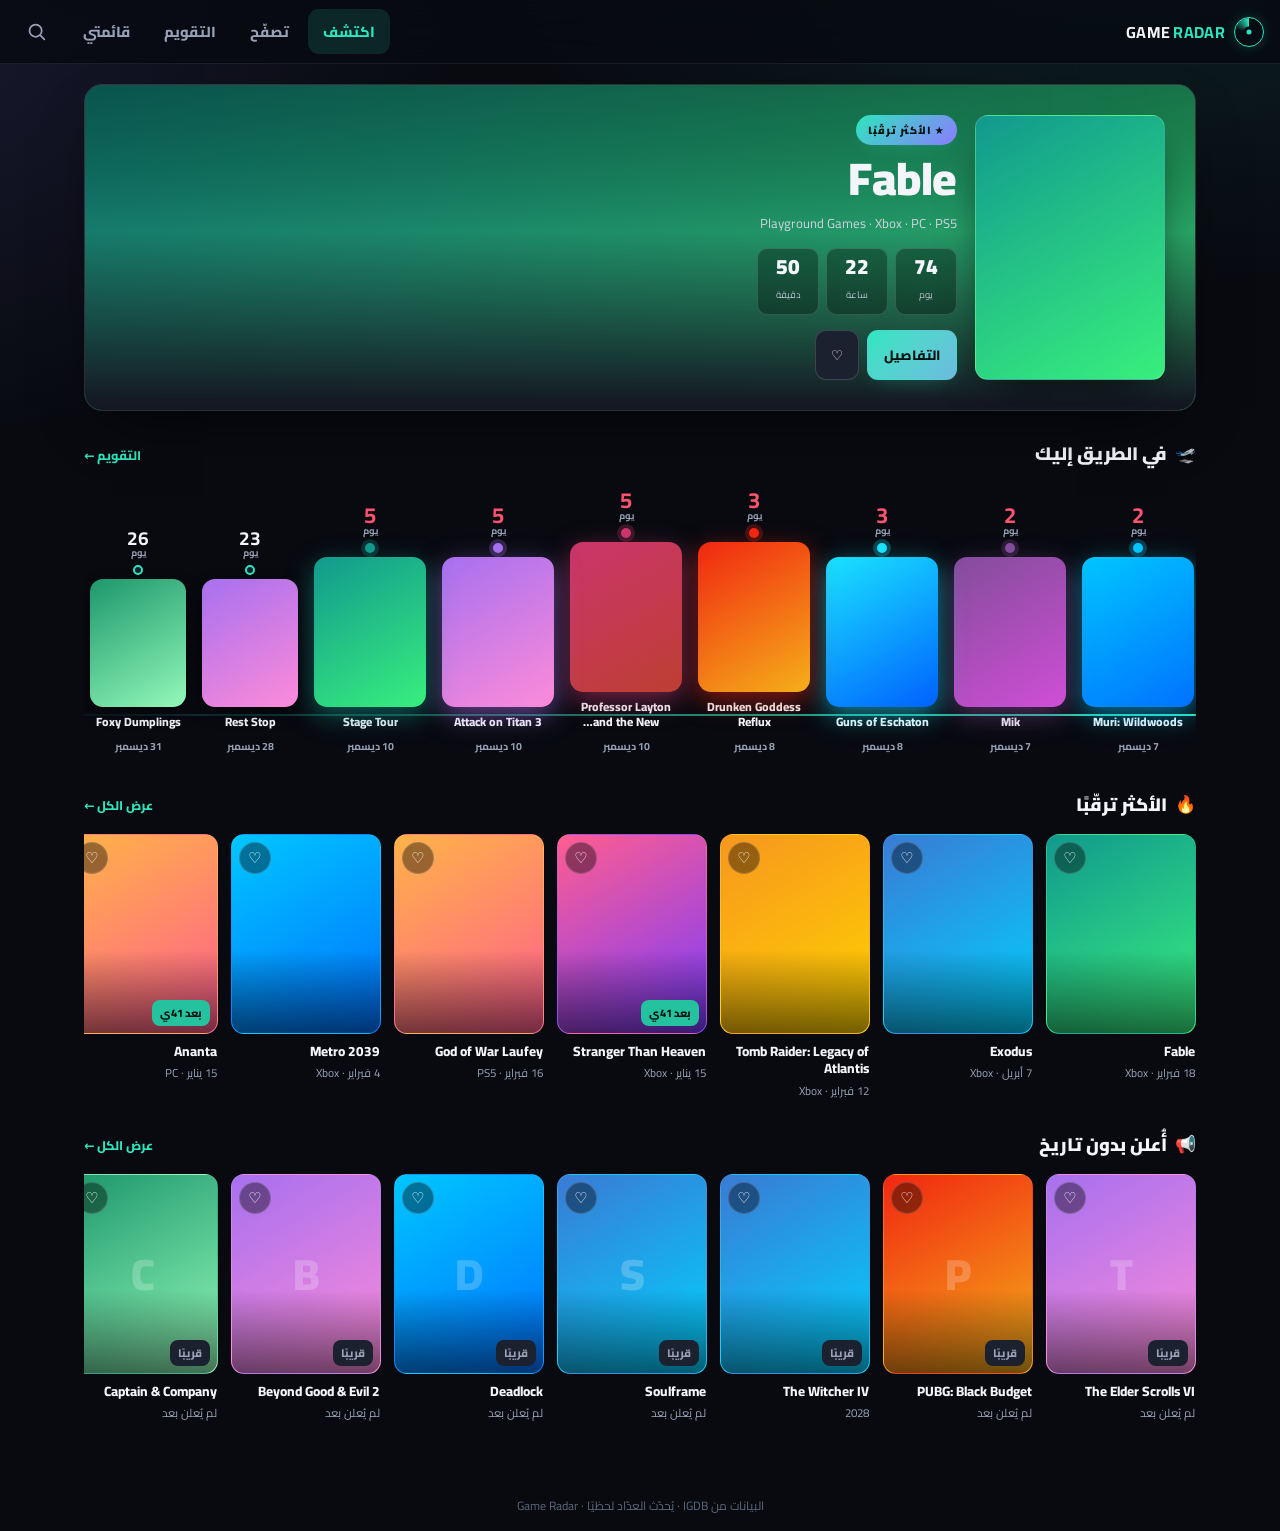
<file: index.html>
<!DOCTYPE html>
<html lang="ar" dir="rtl">
<head>
<meta charset="UTF-8">
<meta name="viewport" content="width=device-width, initial-scale=1.0, viewport-fit=cover">
<title>Game Radar — رادار الألعاب القادمة</title>
<meta name="description" content="تتبّع الألعاب القادمة: الأكثر ترقّبًا، تقويم الإصدارات، قائمة متابعة وتذكيرات.">
<meta name="theme-color" content="#080a10">
<link rel="preconnect" href="https://fonts.googleapis.com">
<link rel="preconnect" href="https://fonts.gstatic.com" crossorigin>
<link href="https://fonts.googleapis.com/css2?family=Cairo:wght@400;500;600;700;800;900&display=swap" rel="stylesheet">
<link rel="stylesheet" href="styles2.css">
</head>
<body data-density="cozy">

  <!-- ===== app bar ===== -->
  <header class="appbar">
    <div class="brand">
      <span class="mk"></span>
      <b>GAME<span> RADAR</span></b>
    </div>
    <div class="grow"></div>
    <nav class="topnav">
      <button data-nav="discover">اكتشف</button>
      <button data-nav="browse">تصفّح</button>
      <button data-nav="calendar">التقويم</button>
      <button data-nav="wishlist">قائمتي</button>
    </nav>
    <button class="iconbtn" onclick="GR2.focusSearch()" aria-label="بحث">
      <svg viewBox="0 0 24 24" fill="none" stroke="currentColor" stroke-width="2" stroke-linecap="round"><circle cx="11" cy="11" r="7"></circle><path d="m21 21-4.3-4.3"></path></svg>
    </button>
  </header>

  <main class="wrap">

    <!-- ===== DISCOVER ===== -->
    <section class="page on" id="page-discover"></section>

    <!-- ===== BROWSE ===== -->
    <section class="page" id="page-browse">
      <div class="page-head"><h1>تصفّح الألعاب</h1><p>ابحث وفلتر بين كل الإصدارات القادمة.</p></div>
      <div class="options">
        <div class="searchbar">
          <input id="browseSearch" type="text" placeholder="ابحث باسم اللعبة، الاستوديو، أو التصنيف...">
          <span class="si"><svg viewBox="0 0 24 24" fill="none" stroke="currentColor" stroke-width="2" stroke-linecap="round"><circle cx="11" cy="11" r="7"></circle><path d="m21 21-4.3-4.3"></path></svg></span>
        </div>
        <div class="optrow" style="margin-bottom:10px">
          <div class="selectwrap"><select id="typeSel">
            <option value="all">الكل</option>
            <option value="dated">بموعد محدّد</option>
            <option value="undated">بدون تاريخ</option>
          </select></div>
          <div class="selectwrap"><select id="genreSel"></select></div>
          <div class="selectwrap"><select id="sortSel">
            <option value="hype">الأكثر ترقّبًا</option>
            <option value="date">الأقرب موعدًا</option>
            <option value="name">أبجديًا</option>
          </select></div>
        </div>
        <div class="optrow chips" id="platChips"></div>
      </div>
      <div class="result-count" id="browseCount"></div>
      <div class="grid" id="browseGrid"></div>
    </section>

    <!-- ===== CALENDAR ===== -->
    <section class="page" id="page-calendar">
      <div class="page-head"><h1>تقويم الإصدارات</h1></div>
      <div class="cal-top">
        <div class="cal-nav">
          <button id="calPrev" aria-label="السابق">›</button>
          <div class="cal-month" id="calMonth">—</div>
          <button id="calNext" aria-label="التالي">‹</button>
          <button class="btn soft" id="calToday" style="padding:9px 13px;font-size:12.5px">اليوم</button>
        </div>
        <div class="seg" id="calSeg">
          <button data-mode="month" class="on">شبكة</button>
          <button data-mode="agenda">قائمة</button>
        </div>
      </div>
      <div class="weekhead" id="weekhead"></div>
      <div class="calendar" id="calGrid"></div>
      <div class="agenda" id="calAgenda" style="display:none"></div>
    </section>

    <!-- ===== WISHLIST ===== -->
    <section class="page" id="page-wishlist">
      <div class="page-head" style="display:flex;align-items:flex-end;justify-content:space-between;gap:12px">
        <div><h1>قائمتي</h1><p>الألعاب التي تتابعها.</p></div>
        <div class="selectwrap"><select id="wishSortSel">
          <option value="date">الأقرب موعدًا</option>
          <option value="hype">الأكثر ترقّبًا</option>
        </select></div>
      </div>
      <div class="grid" id="wishGrid"></div>
    </section>

  </main>

  <!-- ===== bottom nav (mobile) ===== -->
  <nav class="bottomnav">
    <button data-nav="discover" class="on">
      <svg viewBox="0 0 24 24" fill="none" stroke="currentColor" stroke-width="2" stroke-linejoin="round"><circle cx="12" cy="12" r="9"></circle><polygon points="15.5 8.5 10.5 10.5 8.5 15.5 13.5 13.5" fill="currentColor" stroke="none"></polygon></svg>
      اكتشف
    </button>
    <button data-nav="browse">
      <svg viewBox="0 0 24 24" fill="none" stroke="currentColor" stroke-width="2" stroke-linejoin="round"><rect x="3" y="3" width="7.5" height="7.5" rx="2"></rect><rect x="13.5" y="3" width="7.5" height="7.5" rx="2"></rect><rect x="3" y="13.5" width="7.5" height="7.5" rx="2"></rect><rect x="13.5" y="13.5" width="7.5" height="7.5" rx="2"></rect></svg>
      تصفّح
    </button>
    <button data-nav="calendar">
      <svg viewBox="0 0 24 24" fill="none" stroke="currentColor" stroke-width="2" stroke-linejoin="round"><rect x="3" y="4.5" width="18" height="16.5" rx="3"></rect><path d="M3 9h18M8 2.5v4M16 2.5v4"></path></svg>
      التقويم
    </button>
    <button data-nav="wishlist">
      <svg viewBox="0 0 24 24" fill="none" stroke="currentColor" stroke-width="2" stroke-linejoin="round"><path d="M12 20s-7-4.5-9.5-9C1 8 2.5 4.5 6 4.5c2 0 3.2 1.2 4 2.3.8-1.1 2-2.3 4-2.3 3.5 0 5 3.5 3.5 6.5C19 15.5 12 20 12 20z"></path></svg>
      قائمتي
      <span class="badge-dot" id="wishBadge" style="display:none">0</span>
    </button>
  </nav>

  <!-- ===== detail sheet ===== -->
  <div class="scrim-overlay" id="scrim"></div>
  <div class="sheet" id="sheet" role="dialog" aria-modal="true"></div>

  <!-- ===== toast ===== -->
  <div class="toast" id="toast"></div>

  <!-- ===== tweaks root ===== -->
  <div id="tweaks-root"></div>

  <!-- ===== bundler thumbnail ===== -->
  <template id="__bundler_thumbnail" data-bg-color="#080a10">
    <svg viewBox="0 0 1200 800" xmlns="http://www.w3.org/2000/svg">
      <rect width="1200" height="800" fill="#080a10"></rect>
      <g transform="translate(600,360)" fill="none" stroke="#2ee6be">
        <circle r="150" stroke-opacity="0.25" stroke-width="3"></circle>
        <circle r="95" stroke-opacity="0.4" stroke-width="3"></circle>
        <circle r="9" fill="#2ee6be" stroke="none"></circle>
      </g>
      <text x="600" y="640" text-anchor="middle" fill="#f3f5fa" font-family="sans-serif" font-weight="800" font-size="62" letter-spacing="4">GAME RADAR</text>
    </svg>
  </template>

  <!-- ===== data + app ===== -->
  <script src="data.js"></script>
  <script src="app2.js"></script>
</body>
</html>
</file>
<file: styles2.css>
/* ============================================================
   GAME RADAR v2 — clean, mobile-first design system
   ============================================================ */
:root{
  --bg:#080a10;
  --surface:#141823;
  --surface2:#1c2130;
  --line:rgba(255,255,255,.08);
  --line2:rgba(255,255,255,.15);
  --text:#f3f5fa;
  --muted:#98a1b6;
  --faint:#5e677c;
  --accent:#2ee6be;            /* رادار: تيل مضيء */
  --accent2:#8b7cff;           /* بنفسجي للتدرّجات والتوهّج */
  --hot:#ff5470;               /* الأقرب موعدًا */
  --accent-ink:#04130f;        /* نص داكن فوق التيل */
  --glow:color-mix(in oklab,var(--accent) 30%,transparent);
  --radius:18px;
  --radius-sm:13px;
  --maxw:1160px;
  --ease:cubic-bezier(.22,.61,.36,1);
  --appbar-h:60px;
  --bottomnav-h:64px;
  color-scheme:dark;
}
*{margin:0;padding:0;box-sizing:border-box}
html{-webkit-text-size-adjust:100%}
body{
  font-family:"Cairo","Segoe UI",Tahoma,system-ui,sans-serif;
  color:var(--text);
  background:
    radial-gradient(1100px 620px at 88% -8%, color-mix(in oklab,var(--accent) 11%,transparent), transparent 58%),
    radial-gradient(1000px 720px at -8% 4%, color-mix(in oklab,var(--accent2) 13%,transparent), transparent 56%),
    var(--bg);
  background-attachment:fixed;
  min-height:100vh;-webkit-font-smoothing:antialiased;text-rendering:optimizeLegibility;
  padding-bottom:calc(var(--bottomnav-h) + env(safe-area-inset-bottom));
  overflow-x:hidden;
}
body[data-density="compact"]{--rail-w:128px;--grid-min:138px}
body{--rail-w:150px;--grid-min:152px}
img{display:block;max-width:100%}
button{font-family:inherit;cursor:pointer;color:inherit;background:none;border:none}
a{color:inherit;text-decoration:none}
::selection{background:color-mix(in oklab,var(--accent) 40%,transparent)}
.scroll-x{overflow-x:auto;overflow-y:hidden;scrollbar-width:none;-webkit-overflow-scrolling:touch}
.scroll-x::-webkit-scrollbar{display:none}

/* ============================================================
   APP BAR
   ============================================================ */
.appbar{position:sticky;top:0;z-index:50;height:var(--appbar-h);display:flex;align-items:center;gap:12px;
  padding:0 16px;background:color-mix(in oklab,var(--bg) 82%,transparent);
  backdrop-filter:blur(16px) saturate(150%);border-bottom:1px solid var(--line)}
.brand{display:flex;align-items:center;gap:9px;font-weight:900}
.brand .mk{position:relative;width:30px;height:30px;border-radius:50%;border:1.5px solid var(--accent);flex-shrink:0;
  box-shadow:0 0 14px -2px var(--glow)}
.brand .mk::before{content:"";position:absolute;inset:0;border-radius:50%;
  background:conic-gradient(from 0deg,transparent 0 280deg,var(--accent) 360deg);
  -webkit-mask:radial-gradient(circle,transparent 5px,#000 6px);mask:radial-gradient(circle,transparent 5px,#000 6px);
  animation:spin 4s linear infinite}
.brand .mk::after{content:"";position:absolute;top:50%;left:50%;width:5px;height:5px;border-radius:50%;
  transform:translate(-50%,-50%);background:var(--accent)}
@keyframes spin{to{transform:rotate(360deg)}}
.brand b{font-size:16px;letter-spacing:.3px}
.brand b span{color:var(--accent)}
.appbar .grow{flex:1}
.appbar .iconbtn{width:40px;height:40px;border-radius:11px;display:grid;place-items:center;color:var(--muted);
  border:1px solid transparent;transition:.16s}
.appbar .iconbtn:hover{color:var(--text);background:var(--surface)}
.appbar .iconbtn svg{width:21px;height:21px}

/* desktop top nav (hidden on mobile) */
.topnav{display:none;gap:4px}
.topnav button{padding:9px 15px;border-radius:11px;font-size:14.5px;font-weight:800;color:var(--muted);transition:.16s}
.topnav button:hover{color:var(--text);background:var(--surface)}
.topnav button.on{color:var(--accent);background:color-mix(in oklab,var(--accent) 13%,transparent)}

/* ============================================================
   BOTTOM NAV (mobile)
   ============================================================ */
.bottomnav{position:fixed;left:0;right:0;bottom:0;z-index:50;height:calc(var(--bottomnav-h) + env(safe-area-inset-bottom));
  padding-bottom:env(safe-area-inset-bottom);display:flex;
  background:color-mix(in oklab,var(--bg) 90%,transparent);backdrop-filter:blur(18px) saturate(150%);
  border-top:1px solid var(--line)}
.bottomnav button{flex:1;display:flex;flex-direction:column;align-items:center;justify-content:center;gap:4px;
  color:var(--faint);font-size:10.5px;font-weight:800;transition:.16s;position:relative}
.bottomnav button svg{width:23px;height:23px;transition:.16s}
.bottomnav button.on{color:var(--accent)}
.bottomnav button.on svg{transform:translateY(-1px);filter:drop-shadow(0 0 8px var(--glow))}
.bottomnav button.on::before{content:"";position:absolute;top:0;width:26px;height:3px;border-radius:0 0 3px 3px;
  background:var(--accent);box-shadow:0 0 10px var(--glow)}
.bottomnav button .badge-dot{position:absolute;top:8px;inset-inline-end:calc(50% - 16px);min-width:16px;height:16px;
  padding:0 4px;border-radius:9px;background:var(--accent);color:var(--accent-ink);font-size:9.5px;font-weight:900;
  display:grid;place-items:center}

/* ============================================================
   PAGE SYSTEM
   ============================================================ */
.wrap{max-width:var(--maxw);margin:0 auto;padding:0 16px}
.page{display:none;animation:fade .3s var(--ease)}
.page.on{display:block}
@keyframes fade{from{opacity:0;transform:translateY(8px)}to{opacity:1;transform:none}}
.page-head{padding:20px 0 8px}
.page-head h1{font-size:25px;font-weight:900;letter-spacing:-.3px}
.page-head p{color:var(--muted);font-size:14px;margin-top:3px}

/* ============================================================
   POSTER CARD
   ============================================================ */
.poster{display:flex;flex-direction:column;gap:9px;cursor:pointer;width:100%}
.poster-art{position:relative;aspect-ratio:3/4;border-radius:var(--radius-sm);overflow:hidden;
  background:linear-gradient(150deg,var(--c1,#444),var(--c2,#222));border:1px solid var(--line);transition:.2s var(--ease)}
.poster:hover .poster-art{transform:translateY(-4px);border-color:color-mix(in oklab,var(--accent) 45%,transparent);
  box-shadow:0 18px 34px -16px rgba(0,0,0,.75),0 0 0 1px color-mix(in oklab,var(--accent) 20%,transparent)}
.poster-art img{width:100%;height:100%;object-fit:cover}
.poster-art .scrim{position:absolute;inset:0;background:linear-gradient(0deg,rgba(0,0,0,.55),transparent 42%)}
.poster-art .glyph{position:absolute;inset:0;display:grid;place-items:center;font-size:44px;font-weight:900;color:rgba(255,255,255,.22)}
.heart{position:absolute;top:7px;inset-inline-end:7px;z-index:3;width:32px;height:32px;border-radius:50%;
  display:grid;place-items:center;font-size:15px;color:#fff;background:rgba(0,0,0,.4);backdrop-filter:blur(4px);
  border:1px solid rgba(255,255,255,.16);transition:.16s}
.heart:hover{background:rgba(0,0,0,.6)}
.heart[data-on="1"]{color:var(--accent);border-color:var(--accent)}
.cd-chip{position:absolute;bottom:7px;inset-inline-start:7px;z-index:3;font-size:11px;font-weight:800;
  padding:3px 8px;border-radius:8px;background:color-mix(in oklab,var(--accent) 88%,#000);color:var(--accent-ink)}
.cd-chip.soon{background:var(--hot);color:#fff}
.poster-meta{display:flex;flex-direction:column;gap:2px;padding:0 1px}
.poster-title{font-size:13.5px;font-weight:800;line-height:1.3;
  display:-webkit-box;-webkit-line-clamp:2;-webkit-box-orient:vertical;overflow:hidden}
.poster-sub{font-size:11.5px;color:var(--muted);white-space:nowrap;overflow:hidden;text-overflow:ellipsis}

/* ============================================================
   RAILS (horizontal scroll)
   ============================================================ */
.rail{margin:8px 0 22px}
.rail-head{display:flex;align-items:baseline;justify-content:space-between;gap:12px;margin-bottom:13px}
.rail-head h3{font-size:18px;font-weight:900;display:flex;align-items:center;gap:8px}
.rail-head h3 .ico{font-size:17px}
.rail-head .see{font-size:12.5px;font-weight:800;color:var(--accent)}
.rail-track{display:flex;gap:13px;scroll-snap-type:x mandatory;padding-bottom:4px}
.rail-track>.poster{flex:0 0 var(--rail-w);scroll-snap-align:start}

/* ============================================================
   RUNWAY — "في الطريق إليك" (خط زمني للعدّ التنازلي)
   ============================================================ */
.runway{margin:8px 0 24px}
.runway-track{position:relative;display:flex;align-items:flex-end;gap:16px;padding:6px 2px 8px}
/* الخط الزمني الذي تقف عليه الألعاب */
.runway-line{position:absolute;inset-inline:0;bottom:48px;height:2px;
  background:linear-gradient(to left,var(--accent),color-mix(in oklab,var(--accent) 6%,transparent));border-radius:2px;z-index:0}
.rwy{position:relative;z-index:1;flex:0 0 auto;display:flex;flex-direction:column;align-items:center;
  gap:7px;background:none;border:0;cursor:pointer;color:var(--text);padding:0;
  transition:transform .25s ease}
.rwy:active{transform:scale(.96)}
.rwy-cd{display:flex;flex-direction:column;align-items:center;line-height:1;font-weight:900;color:var(--muted)}
.rwy-cd b{font-size:19px;color:var(--text)}
.rwy-cd small{font-size:9.5px;font-weight:700;color:var(--muted)}
.rwy-dot{width:10px;height:10px;border-radius:50%;background:var(--surface2);
  border:2px solid var(--line2);margin-bottom:-3px;z-index:2}
.rwy-art{width:84px;height:112px;border-radius:13px;overflow:hidden;position:relative;
  background:linear-gradient(150deg,var(--c1),var(--c2));box-shadow:0 6px 16px rgba(0,0,0,.4)}
.rwy-art img{width:100%;height:100%;object-fit:cover}
.rwy-gl{position:absolute;inset:0;display:grid;place-items:center;font-size:34px;font-weight:900;color:rgba(255,255,255,.45)}
.rwy-name{font-size:12px;font-weight:800;max-width:96px;text-align:center;line-height:1.25;
  overflow:hidden;display:-webkit-box;-webkit-line-clamp:2;-webkit-box-orient:vertical}
.rwy-date{font-size:10.5px;font-weight:700;color:var(--muted)}
/* الأقرب موعدًا = أكبر وأكثر توهّجًا */
.rwy.warm .rwy-art{width:96px;height:128px}
.rwy.hot .rwy-art{width:112px;height:150px;box-shadow:0 8px 26px color-mix(in srgb,var(--c1) 55%,transparent)}
.rwy.hot .rwy-dot{background:var(--c1);border-color:var(--c1);box-shadow:0 0 0 4px color-mix(in srgb,var(--c1) 25%,transparent)}
.rwy.hot .rwy-cd b{color:var(--hot);font-size:22px}
.rwy.warm .rwy-dot{border-color:var(--accent)}

/* ============================================================
   HERO (discover top)
   ============================================================ */
.hero{position:relative;border-radius:var(--radius);overflow:hidden;margin:14px 0 26px;border:1px solid var(--line2);isolation:isolate;
  box-shadow:0 24px 60px -28px rgba(0,0,0,.9)}
.hero-bg{position:absolute;inset:0;z-index:-2;background:linear-gradient(150deg,var(--c1,#333),var(--c2,#111))}
.hero-bg img{width:100%;height:100%;object-fit:cover;filter:blur(34px) saturate(1.3) brightness(.6);transform:scale(1.25)}
.hero-bg::after{content:"";position:absolute;inset:0;background:linear-gradient(0deg,var(--surface) 2%,color-mix(in oklab,var(--surface) 30%,transparent) 55%,rgba(0,0,0,.45))}
.hero-inner{position:relative;display:flex;gap:18px;padding:18px}
.hero-poster{flex:0 0 116px;aspect-ratio:3/4;border-radius:var(--radius-sm);overflow:hidden;border:1px solid var(--line2);
  box-shadow:0 18px 40px -16px rgba(0,0,0,.8);background:linear-gradient(150deg,var(--c1),var(--c2))}
.hero-poster img{width:100%;height:100%;object-fit:cover}
.hero-info{flex:1;min-width:0;display:flex;flex-direction:column;justify-content:flex-end;gap:9px}
.hero-badge{align-self:flex-start;font-size:10.5px;font-weight:900;letter-spacing:1px;text-transform:uppercase;
  padding:5px 12px;border-radius:999px;color:var(--accent-ink);
  background:linear-gradient(135deg,var(--accent),var(--accent2));box-shadow:0 6px 18px -8px var(--glow)}
.hero-info h2{font-size:clamp(22px,5.6vw,34px);font-weight:900;line-height:1.05;letter-spacing:-.4px}
.hero-info .hsub{font-size:13px;color:#cdd3e0;white-space:nowrap;overflow:hidden;text-overflow:ellipsis}
.hero-cd{display:flex;gap:7px;margin:4px 0 2px}
.hero-cd .u{min-width:50px;text-align:center;background:rgba(0,0,0,.32);border:1px solid var(--line2);border-radius:10px;
  padding:7px 4px;backdrop-filter:blur(5px)}
.hero-cd .u b{display:block;font-size:21px;font-weight:900;line-height:1;font-variant-numeric:tabular-nums}
.hero-cd .u small{font-size:9.5px;color:#b9c0cf}
.hero-actions{display:flex;gap:8px;margin-top:4px}

/* ============================================================
   BUTTONS
   ============================================================ */
.btn{display:inline-flex;align-items:center;justify-content:center;gap:7px;border-radius:11px;
  padding:11px 16px;font-size:13.5px;font-weight:800;transition:.16s var(--ease);white-space:nowrap;border:1px solid transparent}
.btn.primary{background:linear-gradient(135deg,var(--accent),color-mix(in oklab,var(--accent) 55%,var(--accent2)));
  color:var(--accent-ink);box-shadow:0 8px 22px -10px var(--glow)}
.btn.primary:hover{filter:brightness(1.06);transform:translateY(-1px);box-shadow:0 12px 28px -10px var(--glow)}
.btn.soft{background:var(--surface2);border-color:var(--line2);color:var(--text)}
.btn.soft:hover{border-color:var(--accent);color:var(--accent)}
.btn.icon{width:44px;padding:11px}
.btn.block{width:100%}

/* ============================================================
   BROWSE — options bar + grid
   ============================================================ */
.options{position:sticky;top:var(--appbar-h);z-index:30;padding:12px 0;margin-bottom:6px;
  background:linear-gradient(180deg,var(--bg) 72%,transparent)}
.searchbar{position:relative;margin-bottom:10px}
.searchbar input{width:100%;height:46px;padding:0 44px 0 16px;border-radius:13px;border:1px solid var(--line);
  background:var(--surface);color:var(--text);font-family:inherit;font-size:14.5px;outline:none;transition:.16s}
.searchbar input:focus{border-color:var(--accent);background:var(--surface2)}
.searchbar .si{position:absolute;top:50%;inset-inline-end:15px;transform:translateY(-50%);color:var(--muted)}
.searchbar .si svg{width:19px;height:19px}
.optrow{display:flex;gap:8px;align-items:center}
.optrow.chips{overflow-x:auto;scrollbar-width:none;padding-bottom:2px}
.optrow.chips::-webkit-scrollbar{display:none}
.chip{flex-shrink:0;font-size:12.5px;font-weight:800;padding:8px 14px;border-radius:999px;border:1px solid var(--line);
  background:var(--surface);color:var(--muted);transition:.16s;white-space:nowrap}
.chip:hover{color:var(--text);border-color:var(--line2)}
.chip.on{color:var(--accent-ink);background:var(--accent);border-color:transparent}
.selectwrap{position:relative;flex-shrink:0}
.selectwrap select{height:40px;padding:0 32px 0 13px;border-radius:11px;border:1px solid var(--line);background:var(--surface);
  color:var(--text);font-family:inherit;font-size:13px;font-weight:800;outline:none;appearance:none;-webkit-appearance:none;cursor:pointer}
.selectwrap::after{content:"▾";position:absolute;top:50%;inset-inline-start:12px;transform:translateY(-50%);color:var(--muted);pointer-events:none;font-size:11px}
.result-count{font-size:12.5px;color:var(--muted);font-weight:700;padding:2px 2px 12px}
.result-count b{color:var(--text)}

.grid{display:grid;grid-template-columns:repeat(auto-fill,minmax(var(--grid-min),1fr));gap:18px 13px}

/* ============================================================
   CALENDAR
   ============================================================ */
.cal-top{display:flex;align-items:center;justify-content:space-between;gap:10px;margin:6px 0 14px}
.cal-nav{display:flex;align-items:center;gap:10px}
.cal-nav button{width:40px;height:40px;border-radius:11px;border:1px solid var(--line);background:var(--surface);
  color:var(--text);font-size:17px;transition:.16s}
.cal-nav button:hover{border-color:var(--accent);color:var(--accent)}
.cal-month{font-size:18px;font-weight:900;min-width:130px;text-align:center;font-variant-numeric:tabular-nums}
.seg{display:flex;padding:3px;border-radius:11px;background:var(--surface);border:1px solid var(--line)}
.seg button{padding:7px 13px;border-radius:8px;font-size:12.5px;font-weight:800;color:var(--muted);transition:.16s}
.seg button.on{background:var(--accent);color:var(--accent-ink)}

.weekhead{display:grid;grid-template-columns:repeat(7,1fr);gap:6px;margin-bottom:6px}
.weekhead div{text-align:center;color:var(--faint);font-size:11px;font-weight:800;padding:3px 0}
.calendar{display:grid;grid-template-columns:repeat(7,1fr);gap:6px}
.cell{position:relative;aspect-ratio:1;border-radius:10px;border:1px solid var(--line);background:var(--surface);
  padding:5px;display:flex;flex-direction:column;gap:3px;overflow:hidden;transition:.14s}
.cell.empty{background:transparent;border:0}
.cell.has{cursor:pointer}
.cell.has:hover{border-color:var(--line2)}
.cell.today{border-color:var(--accent)}
.cell .dnum{font-size:11.5px;font-weight:800;color:var(--muted)}
.cell.today .dnum{color:var(--accent)}
.cell .dots{display:flex;flex-wrap:wrap;gap:3px;margin-top:auto}
.cell .dots i{width:6px;height:6px;border-radius:50%}
.cell .dlabel{font-size:9.5px;font-weight:700;color:var(--text);line-height:1.15;
  display:-webkit-box;-webkit-line-clamp:2;-webkit-box-orient:vertical;overflow:hidden}
.cell .dmore{font-size:9px;font-weight:800;color:var(--accent)}

/* agenda list */
.agenda{display:flex;flex-direction:column;gap:8px}
.agenda-day{margin-top:10px}
.agenda-day:first-child{margin-top:0}
.agenda-date{font-size:13px;font-weight:900;color:var(--muted);padding:4px 2px 9px;display:flex;align-items:center;gap:8px}
.agenda-date .num{display:grid;place-items:center;width:34px;height:34px;border-radius:10px;background:var(--surface2);
  border:1px solid var(--line);color:var(--text);font-size:15px}
.arow{display:flex;align-items:center;gap:12px;padding:9px;border-radius:13px;border:1px solid var(--line);
  background:var(--surface);cursor:pointer;transition:.16s}
.arow:hover{border-color:var(--line2)}
.arow .athumb{flex:0 0 46px;aspect-ratio:3/4;border-radius:8px;overflow:hidden;background:linear-gradient(150deg,var(--c1),var(--c2))}
.arow .athumb img{width:100%;height:100%;object-fit:cover}
.arow .ainfo{flex:1;min-width:0}
.arow .an{font-size:14px;font-weight:800;white-space:nowrap;overflow:hidden;text-overflow:ellipsis}
.arow .ap{font-size:12px;color:var(--muted);margin-top:2px;white-space:nowrap;overflow:hidden;text-overflow:ellipsis}
.arow .acd{font-size:12px;font-weight:800;color:var(--accent);flex-shrink:0}

/* ============================================================
   EMPTY STATE
   ============================================================ */
.empty{text-align:center;padding:54px 22px;color:var(--muted)}
.empty .eico{font-size:38px;margin-bottom:12px}
.empty b{display:block;color:var(--text);font-size:17px;margin-bottom:6px}
.empty span{font-size:13.5px}

/* ============================================================
   DETAIL — bottom sheet (mobile) / modal (desktop)
   ============================================================ */
.scrim-overlay{position:fixed;inset:0;z-index:80;background:rgba(0,0,0,.6);backdrop-filter:blur(3px);
  opacity:0;pointer-events:none;transition:.25s}
.scrim-overlay.show{opacity:1;pointer-events:auto}
.sheet{position:fixed;left:0;right:0;bottom:0;z-index:81;max-height:92vh;overflow-y:auto;
  background:var(--surface);border-radius:22px 22px 0 0;border:1px solid var(--line2);border-bottom:0;
  transform:translateY(102%);transition:transform .32s var(--ease);overscroll-behavior:contain;
  scrollbar-width:thin;scrollbar-color:var(--line2) transparent}
.sheet.show{transform:translateY(0)}
.sheet::-webkit-scrollbar{width:7px}.sheet::-webkit-scrollbar-thumb{background:var(--line2);border-radius:7px}
.sheet .handle{position:sticky;top:0;display:flex;justify-content:center;padding:10px 0 4px;z-index:5;
  background:linear-gradient(180deg,var(--surface),transparent)}
.sheet .handle i{width:40px;height:4px;border-radius:999px;background:var(--line2)}
.dt-hero{position:relative;padding:4px 18px 0}
.dt-banner{position:relative;aspect-ratio:16/9;border-radius:14px;overflow:hidden;border:1px solid var(--line);
  background:linear-gradient(150deg,var(--c1),var(--c2))}
.dt-banner .bg{position:absolute;inset:0}
.dt-banner .bg img{width:100%;height:100%;object-fit:cover;filter:blur(20px) brightness(.55) saturate(1.3);transform:scale(1.3)}
.dt-banner .fg{position:absolute;inset:0;display:flex;align-items:center;justify-content:center}
.dt-banner .fg img{height:100%;width:auto;object-fit:contain}
.dt-close{position:absolute;top:10px;inset-inline-end:24px;z-index:6;width:36px;height:36px;border-radius:50%;
  background:rgba(0,0,0,.5);color:#fff;display:grid;place-items:center;font-size:17px;backdrop-filter:blur(4px);border:1px solid var(--line2)}
.dt-body{padding:16px 18px 24px}
.dt-title{font-size:23px;font-weight:900;line-height:1.1}
.dt-en{font-size:13px;color:var(--muted);font-weight:700;margin-top:3px}
.dt-studio{font-size:13px;color:var(--muted);margin:9px 0 0;display:flex;align-items:center;gap:8px;flex-wrap:wrap}
.dt-cd{display:flex;gap:8px;margin:16px 0}
.dt-cd .u{flex:1;text-align:center;background:var(--surface2);border:1px solid var(--line);border-radius:12px;padding:11px 4px}
.dt-cd .u b{display:block;font-size:24px;font-weight:900;line-height:1;font-variant-numeric:tabular-nums}
.dt-cd .u small{font-size:10px;color:var(--muted)}
.dt-window{font-size:16px;font-weight:800;color:var(--accent);margin:14px 0;display:flex;align-items:center;gap:8px}
.dt-tags{display:flex;gap:6px;flex-wrap:wrap;margin:14px 0}
.dt-blurb{font-size:14.5px;line-height:1.7;color:#d5dae6;margin:14px 0 18px}
.dt-hype{background:var(--surface2);border:1px solid var(--line);border-radius:14px;padding:13px 14px;margin-bottom:16px}
.dt-hype .hh{display:flex;justify-content:space-between;align-items:center;margin-bottom:9px;font-size:13px;font-weight:800}
.dt-hype .hh .n{color:var(--muted)}
.dt-hype .hbar{height:8px;border-radius:999px;background:var(--bg);overflow:hidden;margin-bottom:11px}
.dt-hype .hbar i{display:block;height:100%;border-radius:999px;background:linear-gradient(90deg,var(--accent),color-mix(in oklab,var(--accent) 50%,#fff))}
.dt-vote{display:flex;align-items:center;justify-content:center;gap:8px;width:100%;padding:10px;border-radius:11px;
  border:1px solid var(--line2);font-weight:800;font-size:13.5px;transition:.16s}
.dt-vote:hover{border-color:var(--accent);color:var(--accent)}
.dt-vote[data-on="1"]{background:color-mix(in oklab,var(--accent) 18%,transparent);border-color:var(--accent);color:var(--accent)}
.dt-actions{display:flex;gap:9px}
.dt-actions .btn{flex:1}
.tag{font-size:11.5px;font-weight:700;padding:4px 10px;border-radius:8px;background:var(--surface2);border:1px solid var(--line);color:var(--muted)}

/* toast */
.toast{position:fixed;left:50%;bottom:calc(var(--bottomnav-h) + 18px);transform:translateX(-50%) translateY(16px);z-index:95;
  background:var(--surface2);border:1px solid var(--accent);color:var(--text);font-weight:800;font-size:13px;
  padding:11px 18px;border-radius:12px;opacity:0;pointer-events:none;transition:.28s var(--ease);box-shadow:0 12px 30px -12px rgba(0,0,0,.8)}
.toast.show{opacity:1;transform:translateX(-50%) translateY(0)}

footer{text-align:center;color:var(--faint);font-size:12px;padding:26px 16px 14px}

/* ============================================================
   RESPONSIVE — tablet & desktop
   ============================================================ */
@media(min-width:680px){
  :root{--rail-w:164px;--grid-min:168px;--appbar-h:64px}
  .page-head h1{font-size:30px}
  .hero-poster{flex-basis:150px}
  .hero-inner{padding:24px}
  .hero-cd .u{min-width:62px}
}
@media(min-width:900px){
  body{padding-bottom:0}
  .bottomnav{display:none}
  .topnav{display:flex}
  .appbar .iconbtn.menu{display:none}
  .options{top:var(--appbar-h)}
  .wrap{padding:0 24px}
  .hero{margin-top:20px}
  .hero-inner{padding:30px;min-height:300px}
  .hero-poster{flex-basis:190px}
  .hero-info h2{font-size:40px}
  /* detail becomes centered modal */
  .sheet{left:50%;right:auto;bottom:auto;top:50%;width:min(620px,94vw);max-height:90vh;
    border-radius:20px;border-bottom:1px solid var(--line2);
    transform:translate(-50%,-46%) scale(.96);opacity:0;transition:.26s var(--ease)}
  .sheet.show{transform:translate(-50%,-50%) scale(1);opacity:1}
  .sheet .handle{display:none}
  .dt-close{inset-inline-end:14px}
  .dt-hero{padding-top:0}
  .dt-banner{border-radius:20px 20px 0 0;border:0;aspect-ratio:16/7}
  .dt-hero{padding-inline:0;margin:-1px}
  .dt-body{padding:20px 24px 26px}
  .toast{bottom:24px}
}
@media(min-width:1100px){
  .hero-info h2{font-size:46px}
}
@media(prefers-reduced-motion:reduce){*{animation:none!important;transition:none!important}}
</file>
